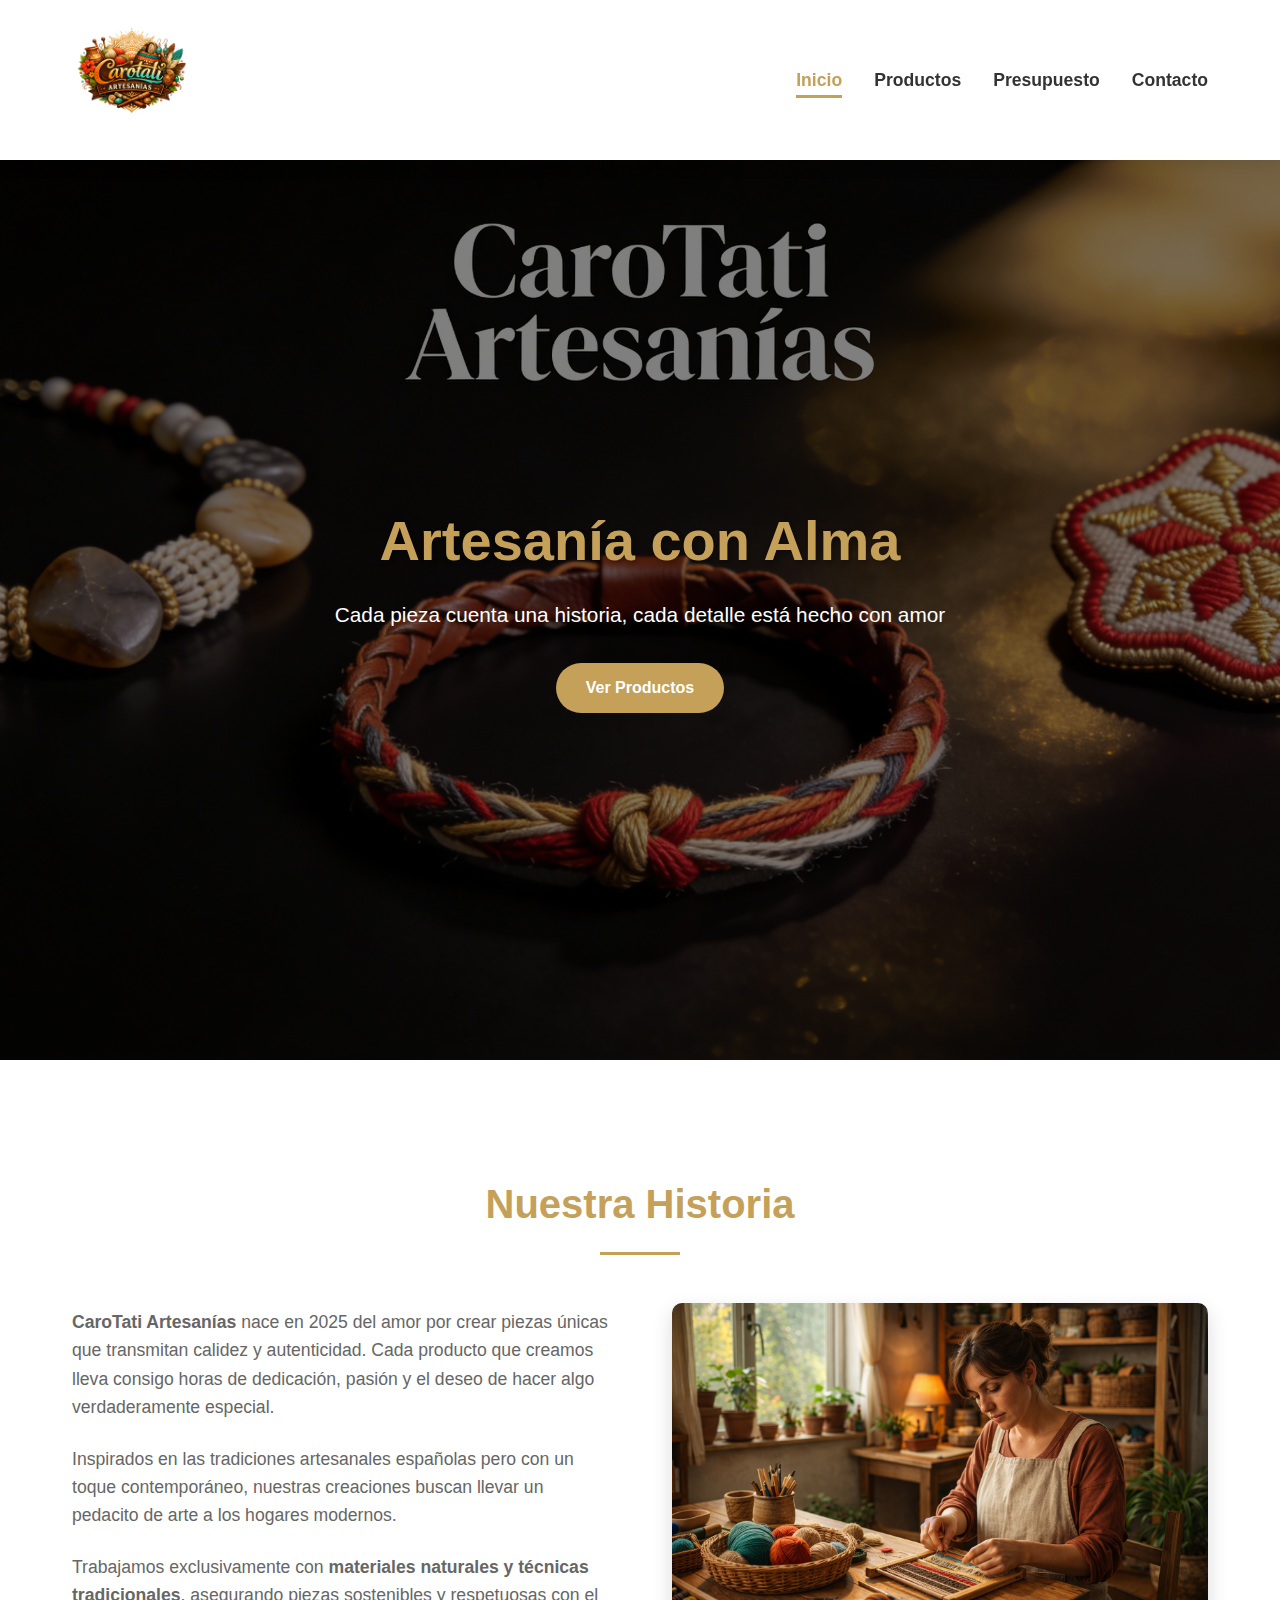
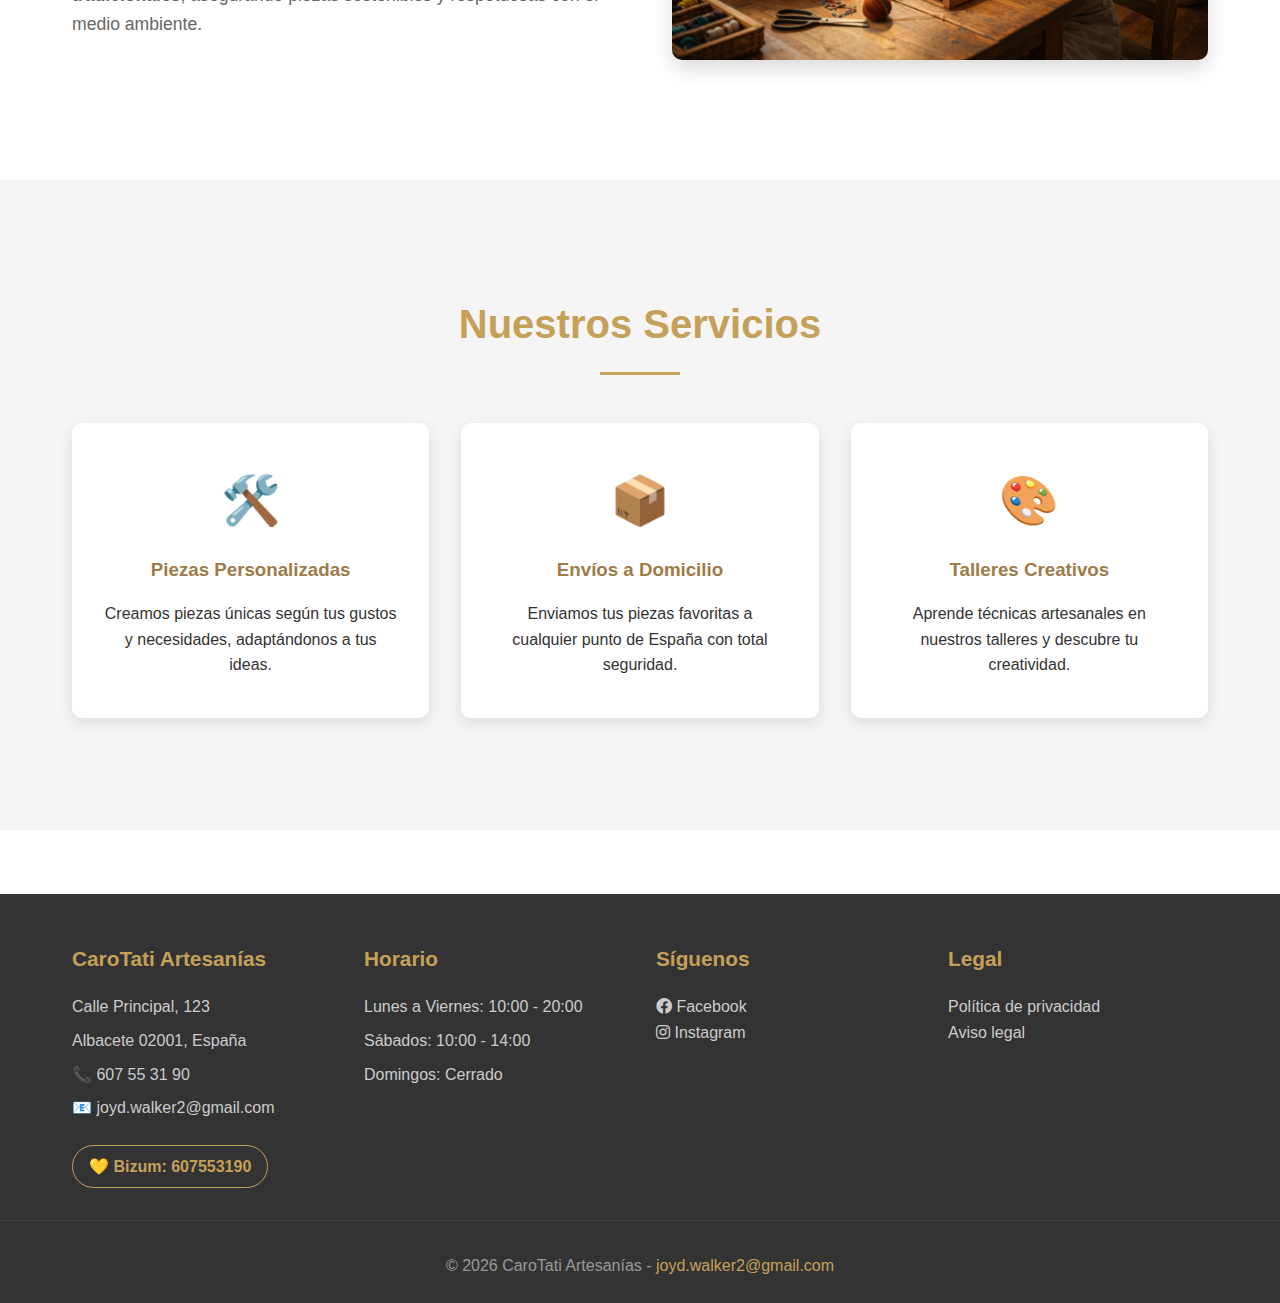
<file: index.html>
<!DOCTYPE html>
<html lang="es">
<head>
    <!-- METADATOS BÁSICOS -->
    <meta charset="UTF-8">
    <meta name="viewport" content="width=device-width, initial-scale=1.0">
    <meta name="description" content="CaroTati Artesanías - Piezas únicas hechas a mano con amor y tradición">
    
    <!-- TÍTULO DE LA PÁGINA -->
    <title>CaroTati Artesanías - Inicio</title>
    
    <!-- HOJA DE ESTILOS -->
    <link rel="stylesheet" href="css/style.css">
    
    <!-- FONT AWESOME PARA ICONOS -->
    <link rel="stylesheet" href="https://cdnjs.cloudflare.com/ajax/libs/font-awesome/6.0.0/css/all.min.css">
</head>
<body>
    <!-- ===== CABECERA PRINCIPAL DEL SITIO ===== -->
    <header>
        <div class="header-container">
            
            <!-- Logotipo de la marca que enlaza a la página de inicio -->
            <div class="logo">
                <a href="index.html">
                    <img src="images/logo.png"
                         alt="CaroTati - Artesanías con Alma"
                         title="CaroTati">
                </a>
            </div>

            <!-- Menú de navegación principal del sitio -->
            <nav>
                <ul class="nav-menu">
                    <li><a href="index.html" class="active">Inicio</a></li>
                    <li><a href="views/products.html">Productos</a></li>
                    <li><a href="views/presupuesto.html">Presupuesto</a></li>
                    <li><a href="views/contacto.html">Contacto</a></li>
                </ul>
            </nav>
            
        </div>
    </header>

    <!-- ===== CONTENIDO PRINCIPAL DE LA PÁGINA ===== -->
    <main>
        <!-- SECCIÓN 1: HERO PRINCIPAL -->
        <section class="hero">
            <div class="hero-content">
                <h2>Artesanía con Alma</h2>
                <p>Cada pieza cuenta una historia, cada detalle está hecho con amor</p>
                <a href="views/products.html" class="btn">Ver Productos</a>
            </div>
        </section>

        <!-- SECCIÓN 2: SOBRE NOSOTROS -->
        <section class="about">
            <div class="container">
                <h2 class="section-title">Nuestra Historia</h2>
                <div class="about-content">
                    
                    <!-- Texto descriptivo sobre la empresa -->
                    <div class="about-text">
                        <p><strong>CaroTati Artesanías</strong> nace en 2025 del amor por crear piezas únicas que transmitan calidez y autenticidad. Cada producto que creamos lleva consigo horas de dedicación, pasión y el deseo de hacer algo verdaderamente especial.</p>
                        <p>Inspirados en las tradiciones artesanales españolas pero con un toque contemporáneo, nuestras creaciones buscan llevar un pedacito de arte a los hogares modernos.</p>
                        <p>Trabajamos exclusivamente con <strong>materiales naturales y técnicas tradicionales</strong>, asegurando piezas sostenibles y respetuosas con el medio ambiente.</p>
                    </div>

                    <!-- Imagen del taller o espacio de trabajo -->
                    <div class="about-image">
                        <img src="images/taller.png" alt="Nuestro taller artesanal">
                    </div>

                </div>
            </div>
        </section>

        <!-- SECCIÓN 3: SERVICIOS -->
        <section class="services">
            <div class="container">
                <h2 class="section-title">Nuestros Servicios</h2>
                
                <div class="services-grid">
                    <!-- Tarjeta de servicio 1 -->
                    <div class="service-card">
                        <div class="service-icon">🛠️</div>
                        <h3>Piezas Personalizadas</h3>
                        <p>Creamos piezas únicas según tus gustos y necesidades, adaptándonos a tus ideas.</p>
                    </div>

                    <!-- Tarjeta de servicio 2 -->
                    <div class="service-card">
                        <div class="service-icon">📦</div>
                        <h3>Envíos a Domicilio</h3>
                        <p>Enviamos tus piezas favoritas a cualquier punto de España con total seguridad.</p>
                    </div>

                    <!-- Tarjeta de servicio 3 -->
                    <div class="service-card">
                        <div class="service-icon">🎨</div>
                        <h3>Talleres Creativos</h3>
                        <p>Aprende técnicas artesanales en nuestros talleres y descubre tu creatividad.</p>
                    </div>
                </div>
            </div>
        </section>
    </main>

    <!-- ===== PIE DE PÁGINA ===== -->
    <footer>
        <div class="footer-container">
            
            <!-- Columna 1: Datos de contacto -->
            <div class="footer-section">
                <h3>CaroTati Artesanías</h3>
                <p>Calle Principal, 123</p>
                <p>Albacete 02001, España</p>
                <p>📞 <a href="tel:+34607553190">607 55 31 90</a></p>
                <p>📧 <a href="mailto:joyd.walker2@gmail.com">joyd.walker2@gmail.com</a></p>
                <div class="footer-bizum">💛 Bizum: 607553190</div>
            </div>
            
            <!-- Columna 2: Horario -->
            <div class="footer-section">
                <h3>Horario</h3>
                <p>Lunes a Viernes: 10:00 - 20:00</p>
                <p>Sábados: 10:00 - 14:00</p>
                <p>Domingos: Cerrado</p>
            </div>
            
            <!-- Columna 3: Redes Sociales -->
            <div class="footer-section">
                <h3>Síguenos</h3>
                <div class="footer-links">
                    <a href="https://www.facebook.com/profile.php?id=61556319550310" target="_blank">
                        <i class="fab fa-facebook"></i> Facebook
                    </a><br>
                    <a href="https://www.instagram.com/joyd_walker/" target="_blank">
                        <i class="fab fa-instagram"></i> Instagram
                    </a>
                </div>
            </div>

            <!-- Columna 4: Legal *En esta parte redirecciona a "Contacto" para ver las politicas-->
            <div class="footer-section">
                <h3>Legal</h3>
                <ul class="footer-links">
                    <li><a href="views/contacto.html">Política de privacidad</a></li>
                    <li><a href="views/contacto.html">Aviso legal</a></li>
                </ul>
            </div>
        </div>
        
        <!-- Copyright -->
        <div class="copyright">
            <p>&copy; 2026 CaroTati Artesanías - 
                <a href="mailto:joyd.walker2@gmail.com">joyd.walker2@gmail.com</a>
            </p>
        </div>
    </footer>

    <script>
        // Marcar el enlace activo en el menú
        document.addEventListener('DOMContentLoaded', function() {
            // Ya tenemos class="active" en Inicio
        });
    </script>
</body>
</html>
</file>
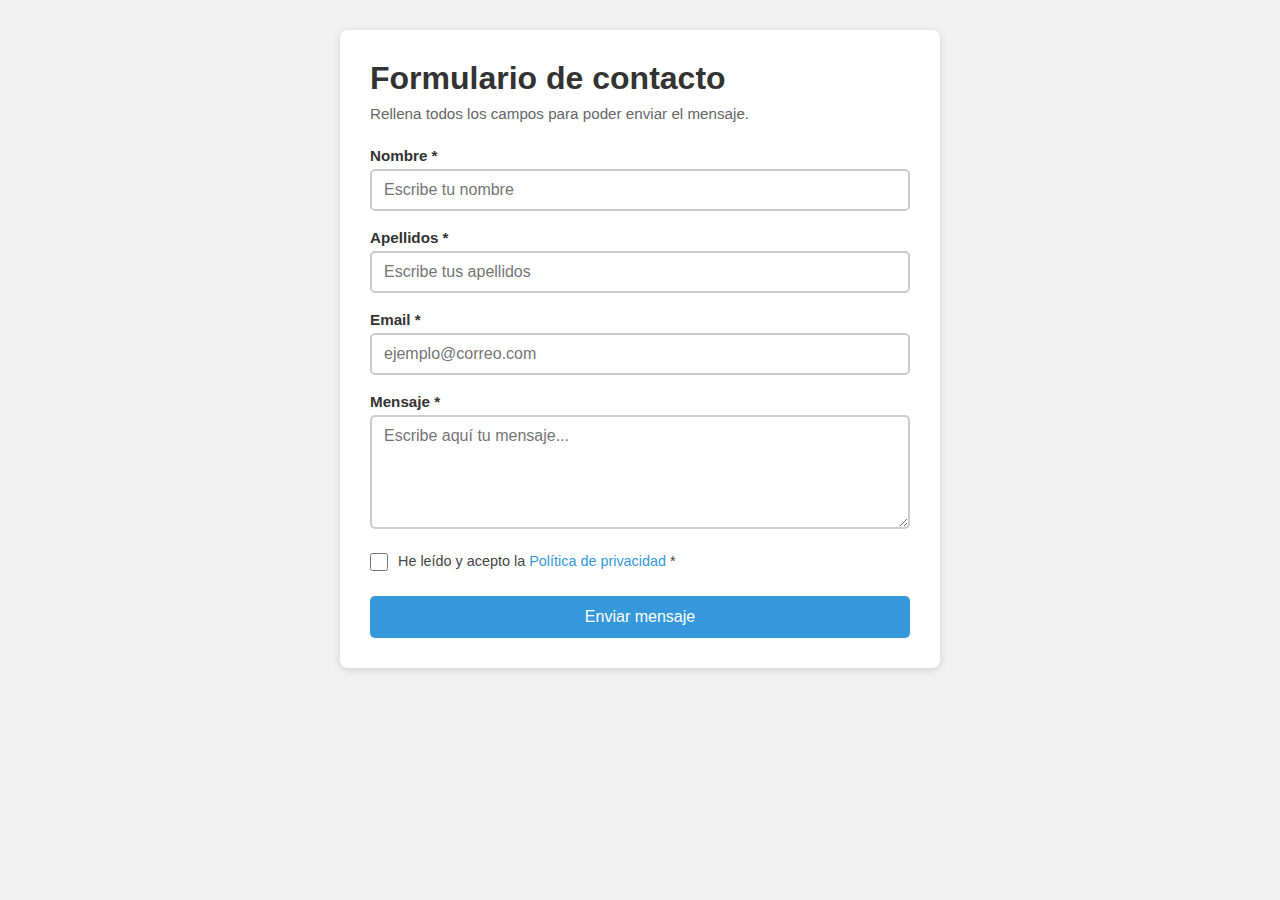
<file: formulario.html>
<!DOCTYPE html>
<html lang="es">
<head>
    <meta charset="UTF-8">
    <meta name="viewport" content="width=device-width, initial-scale=1.0">
    <title>Formulario de contacto</title>
    <link rel="stylesheet" href="formulario.css">
</head>
<body>

    <div class="contenedor">

        <h1>Formulario de contacto</h1>
        <p>Rellena todos los campos para poder enviar el mensaje.</p>

        <form action="#" method="post">

            <!-- Nombre -->
            <div class="campo">
                <label for="nombre">Nombre *</label>
                <input type="text" id="nombre" name="nombre" placeholder="Escribe tu nombre" required>
            </div>

            <!-- Apellidos -->
            <div class="campo">
                <label for="apellidos">Apellidos *</label>
                <input type="text" id="apellidos" name="apellidos" placeholder="Escribe tus apellidos" required>
            </div>

            <!-- Email -->
            <div class="campo">
                <label for="email">Email *</label>
                <input type="email" id="email" name="email" placeholder="ejemplo@correo.com" required>
            </div>

            <!-- Mensaje -->
            <div class="campo">
                <label for="mensaje">Mensaje *</label>
                <textarea id="mensaje" name="mensaje" rows="5" placeholder="Escribe aquí tu mensaje..." required></textarea>
            </div>

            <!-- Checkbox privacidad -->
            <div class="campo-checkbox">
                <input type="checkbox" id="privacidad" name="privacidad" required>
                <label for="privacidad">
                    He leído y acepto la <a href="#">Política de privacidad</a> *
                </label>
            </div>

            <button type="submit">Enviar mensaje</button>

        </form>

    </div>

</body>
</html>
</file>
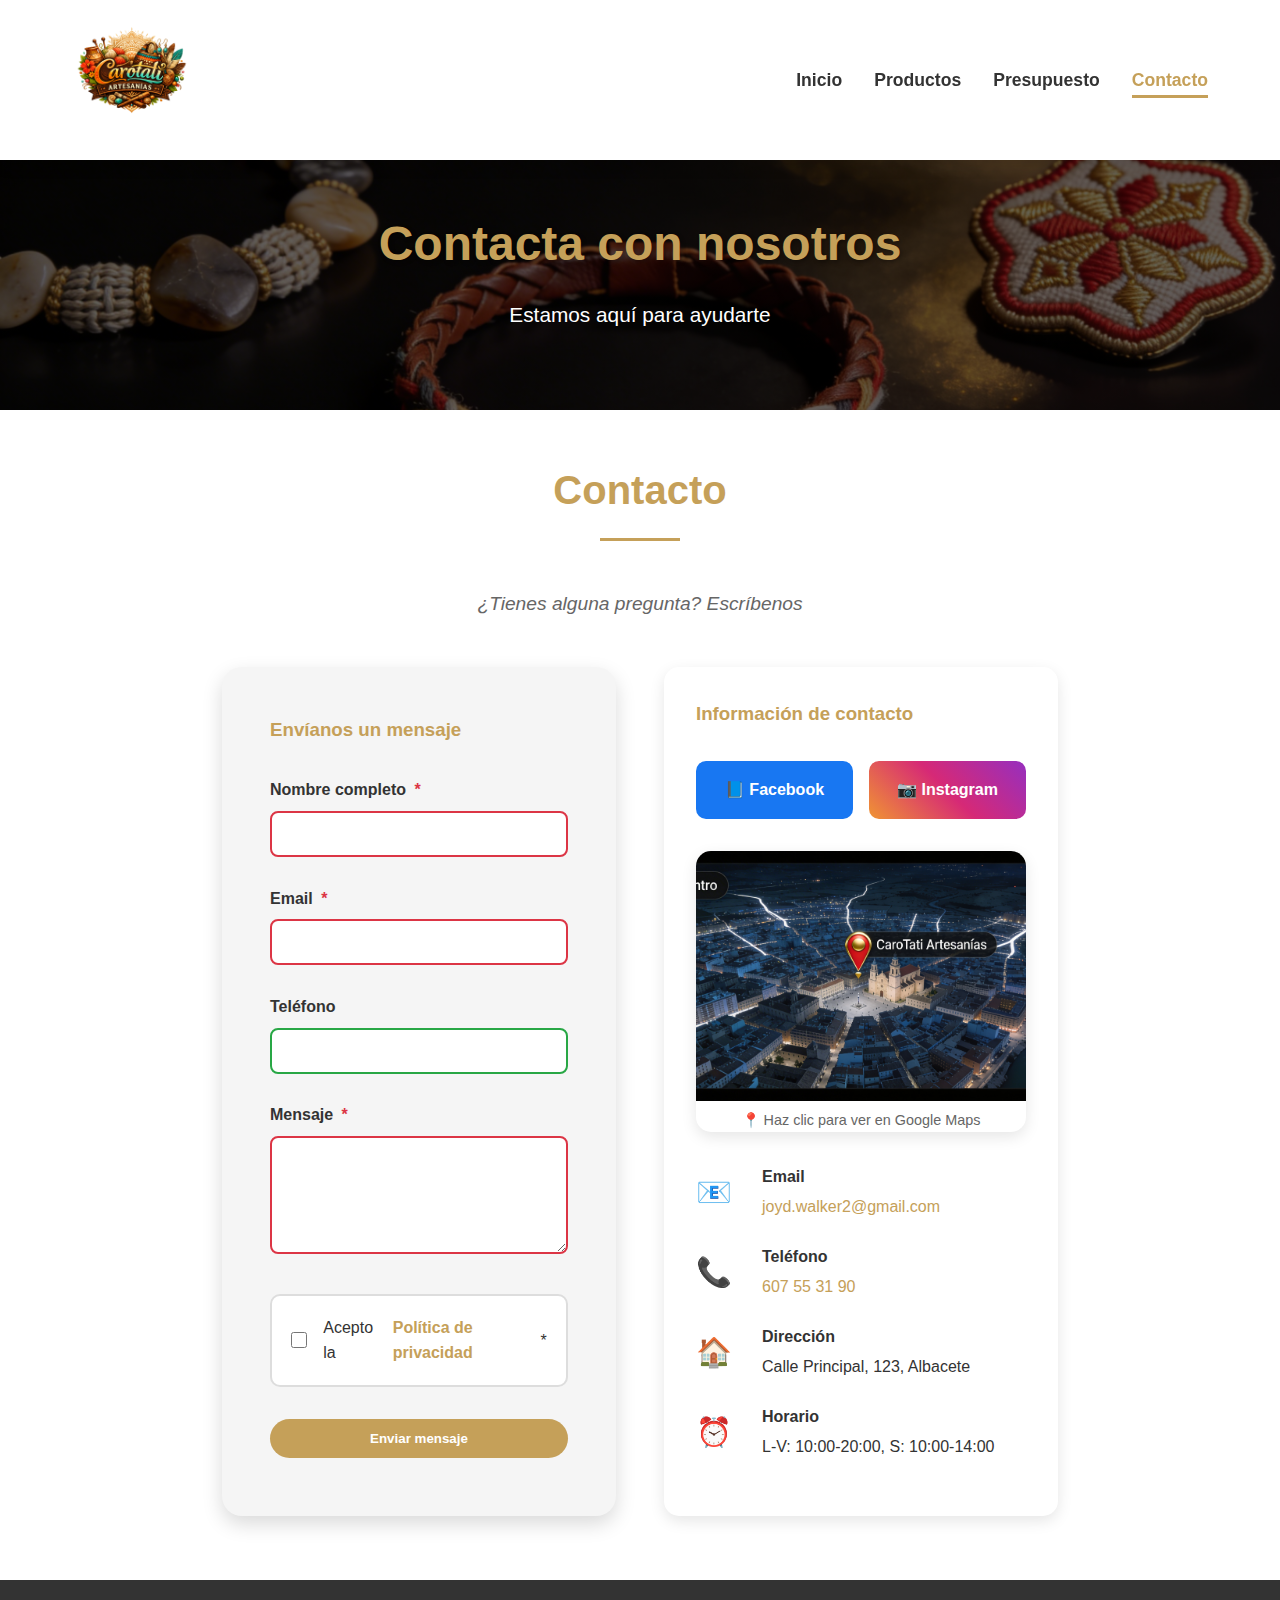
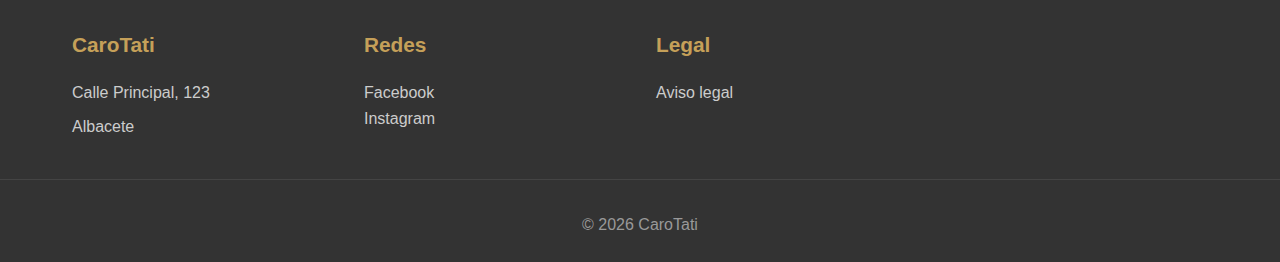
<file: views/contacto.html>
<!DOCTYPE html>
<html lang="es">
<head>
    <meta charset="UTF-8">
    <meta name="viewport" content="width=device-width, initial-scale=1.0">
    <meta name="description" content="Contacta con CaroTati">
    <title>CaroTati - Contacto</title>
    <link rel="stylesheet" href="../css/style.css">
    <link rel="stylesheet" href="https://cdnjs.cloudflare.com/ajax/libs/font-awesome/6.0.0/css/all.min.css">
</head>
<body>
    <header>
        <div class="header-container">
            <div class="logo">
                <a href="../index.html">
                    <img src="../images/logo.png" alt="CaroTati">
                </a>
            </div>
            <nav>
                <ul class="nav-menu">
                    <li><a href="../index.html">Inicio</a></li>
                    <li><a href="products.html">Productos</a></li>
                    <li><a href="presupuesto.html">Presupuesto</a></li>
                    <li><a href="contacto.html" class="active">Contacto</a></li>
                </ul>
            </nav>
        </div>
    </header>

    <main>
        <section class="hero-small">
            <div>
                <h1>Contacta con nosotros</h1>
                <p>Estamos aquí para ayudarte</p>
            </div>
        </section>

        <section class="contact-section">
            <h2 class="section-title">Contacto</h2>
            <p class="section-subtitle">¿Tienes alguna pregunta? Escríbenos</p>
            
            <div class="contact-container">
                <!-- FORMULARIO -->
                <div class="contact-form">
                    <h3 style="color: var(--dorado); margin-bottom: 2rem;">Envíanos un mensaje</h3>
                    
                    <form id="contactForm" onsubmit="return validateContact()">
                        <div class="form-group">
                            <label for="name">Nombre completo <span class="required">*</span></label>
                            <input type="text" id="name" required>
                        </div>
                        
                        <div class="form-group">
                            <label for="email">Email <span class="required">*</span></label>
                            <input type="email" id="email" required>
                        </div>
                        
                        <div class="form-group">
                            <label for="phone">Teléfono</label>
                            <input type="tel" id="phone">
                        </div>
                        
                        <div class="form-group">
                            <label for="message">Mensaje <span class="required">*</span></label>
                            <textarea id="message" rows="5" required></textarea>
                        </div>
                        
                        <div class="privacy-group">
                            <label>
                                <input type="checkbox" id="privacy" required>
                                Acepto la <a href="#" class="privacy-link" onclick="showPrivacy(event)">Política de privacidad</a> *
                            </label>
                        </div>
                        
                        <button type="submit" class="btn" style="width: 100%;">Enviar mensaje</button>
                    </form>
                </div>
                
                <!-- INFORMACIÓN Y MAPA -->
                <div class="contact-info">
                    <h3 style="color: var(--dorado); margin-bottom: 2rem;">Información de contacto</h3>
                    
                    <div class="social-links">
                        <a href="https://www.facebook.com/profile.php?id=61556319550310" target="_blank" class="social-link facebook">
                            📘 Facebook
                        </a>
                        <a href="https://www.instagram.com/joyd_walker/" target="_blank" class="social-link instagram">
                            📷 Instagram
                        </a>
                    </div>
                    
                    <div class="map-container">
                        <a href="https://www.google.com/maps" target="_blank">
                            <img src="../images/localizacion.jpg" alt="Mapa ubicación">
                        </a>
                        <p class="map-caption">📍 Haz clic para ver en Google Maps</p>
                    </div>
                    
                    <div class="info-item">
                        <span class="info-icon">📧</span>
                        <div class="info-text">
                            <strong>Email</strong>
                            <a href="mailto:joyd.walker2@gmail.com">joyd.walker2@gmail.com</a>
                        </div>
                    </div>
                    
                    <div class="info-item">
                        <span class="info-icon">📞</span>
                        <div class="info-text">
                            <strong>Teléfono</strong>
                            <a href="tel:+34607553190">607 55 31 90</a>
                        </div>
                    </div>
                    
                    <div class="info-item">
                        <span class="info-icon">🏠</span>
                        <div class="info-text">
                            <strong>Dirección</strong>
                            Calle Principal, 123, Albacete
                        </div>
                    </div>
                    
                    <div class="info-item">
                        <span class="info-icon">⏰</span>
                        <div class="info-text">
                            <strong>Horario</strong>
                            L-V: 10:00-20:00, S: 10:00-14:00
                        </div>
                    </div>
                </div>
            </div>
        </section>
    </main>

    <footer>
        <div class="footer-container">
            <div class="footer-section">
                <h3>CaroTati</h3>
                <p>Calle Principal, 123</p>
                <p>Albacete</p>
            </div>
            <div class="footer-section">
                <h3>Redes</h3>
                <a href="https://www.facebook.com/profile.php?id=61556319550310" target="_blank">Facebook</a><br>
                <a href="https://www.instagram.com/joyd_walker/" target="_blank">Instagram</a>
            </div>
            <div class="footer-section">
                <h3>Legal</h3>
                <ul class="footer-links">
                    <li><a href="#">Aviso legal</a></li>
                </ul>
            </div>
        </div>
        <div class="copyright">
            <p>&copy; 2026 CaroTati</p>
        </div>
    </footer>

    <script>
        function showPrivacy(e) {
            e.preventDefault();
            alert("Política de privacidad: CaroTati Artesanías trata tus datos personales (nombre, email, teléfono) para gestionar tus consultas, elaborar presupuestos y tramitar pedidos. La base legal es tu consentimiento marcando esta casilla. No cederemos tus datos a terceros salvo obligación legal. Puedes ejercer tus derechos de acceso, rectificación, supresión y otros contactando en joyd.walker2@gmail.com o llamando al 607 553 190. Conservaremos tus datos durante el tiempo necesario para atender tu solicitud o mientras dure la relación comercial. Al marcar esta casilla confirmas que has leído y aceptas nuestra Política de Privacidad completa..");
        }
        
        function validateContact() {
            const name = document.getElementById('name').value.trim();
            const email = document.getElementById('email').value.trim();
            const message = document.getElementById('message').value.trim();
            const privacy = document.getElementById('privacy').checked;
            
            if (!name || !email || !message) {
                alert('❌ Complete los campos obligatorios');
                return false;
            }
            
            if (!email.includes('@') || !email.includes('.')) {
                alert('❌ Email no válido');
                return false;
            }
            
            if (!privacy) {
                alert('❌ Acepte la política de privacidad');
                return false;
            }
            
            alert('✅ Mensaje enviado. Gracias por contactarnos.');
            return false;
        }
    </script>
</body>
</html>
</file>
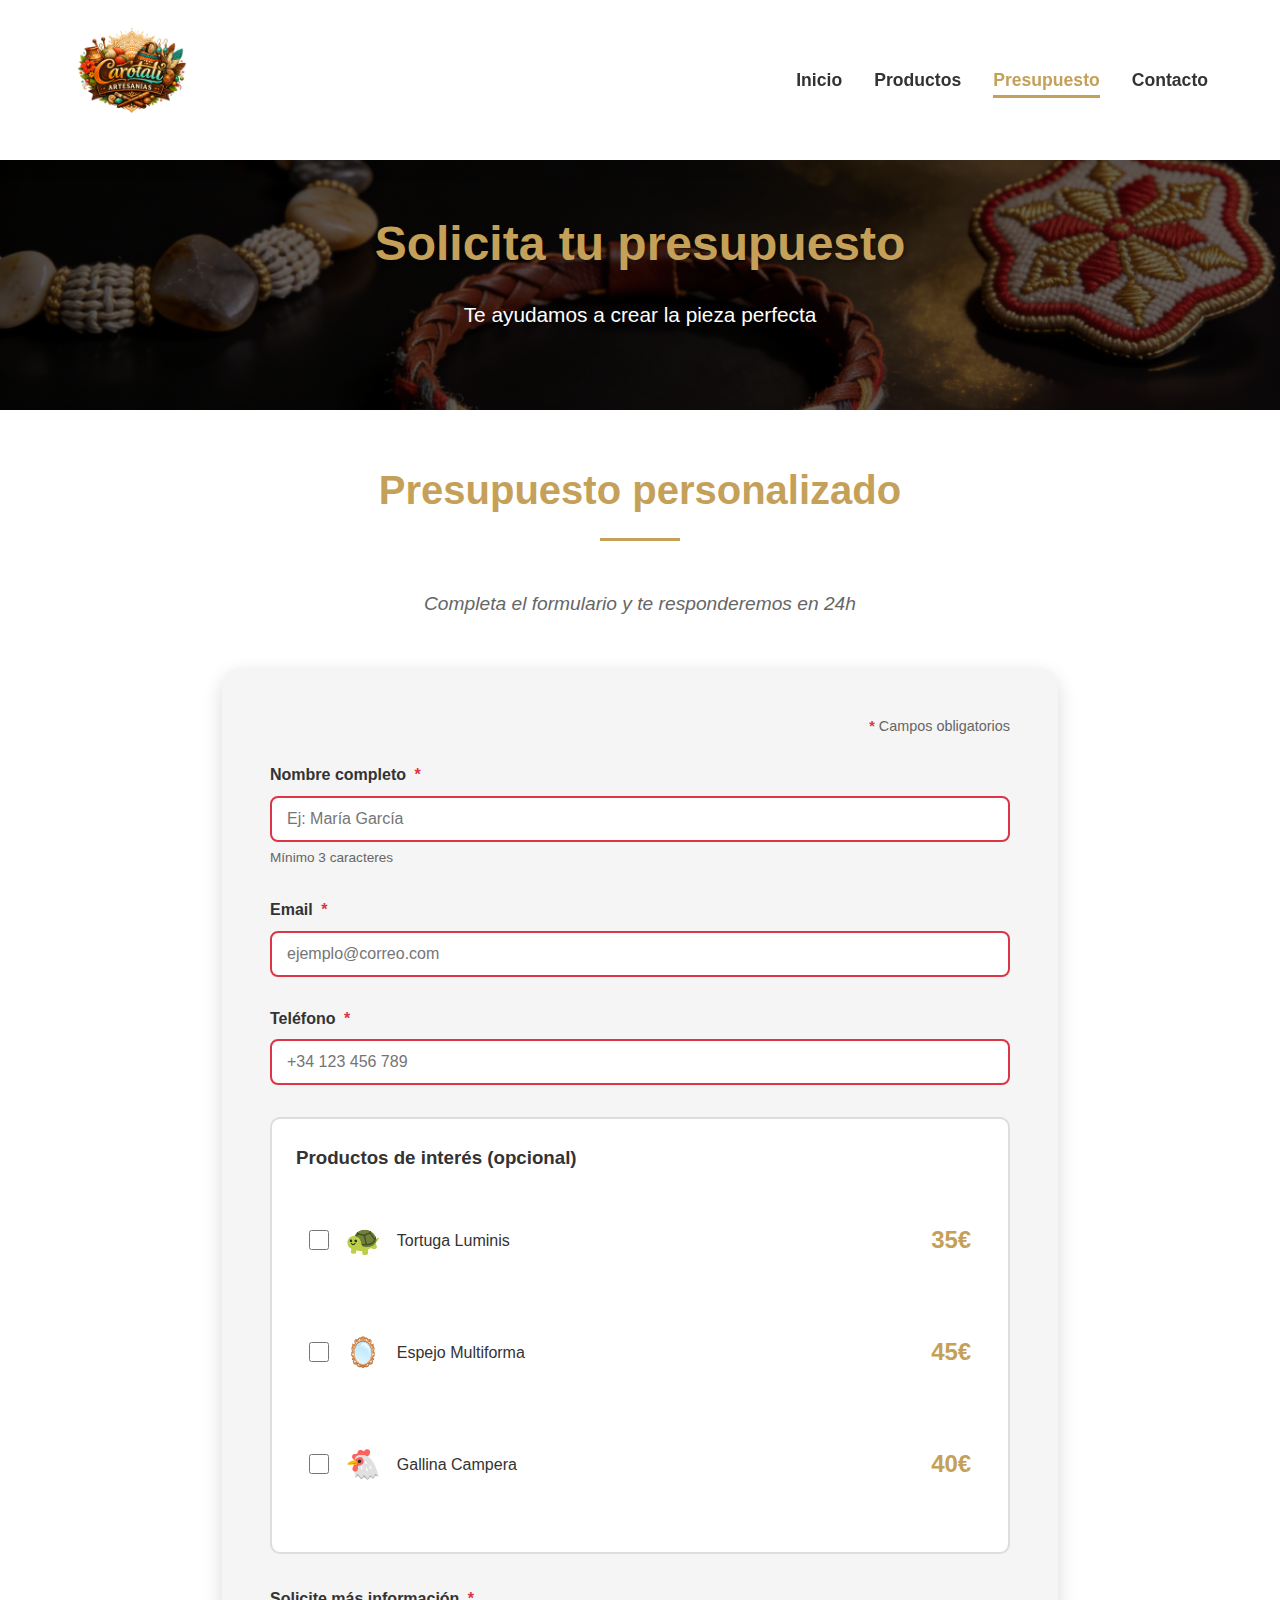
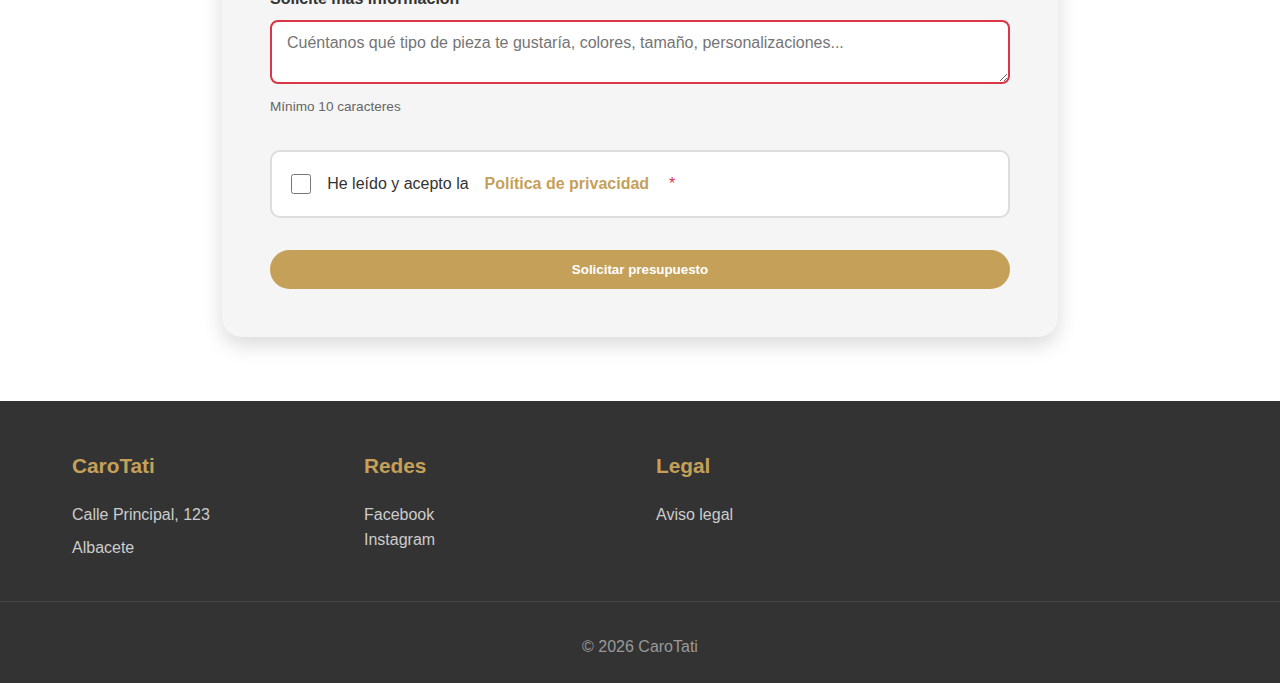
<file: views/presupuesto.html>
<!DOCTYPE html>
<html lang="es">
<head>
    <meta charset="UTF-8">
    <meta name="viewport" content="width=device-width, initial-scale=1.0">
    <meta name="description" content="Solicita presupuesto personalizado">
    <title>CaroTati - Presupuesto</title>
    <link rel="stylesheet" href="../css/style.css">
</head>
<body>
    <header>
        <div class="header-container">
            <div class="logo">
                <a href="../index.html">
                    <img src="../images/logo.png" alt="CaroTati">
                </a>
            </div>
            <nav>
                <ul class="nav-menu">
                    <li><a href="../index.html">Inicio</a></li>
                    <li><a href="products.html">Productos</a></li>
                    <li><a href="presupuesto.html" class="active">Presupuesto</a></li>
                    <li><a href="contacto.html">Contacto</a></li>
                </ul>
            </nav>
        </div>
    </header>

    <main>
        <section class="hero-small">
            <div>
                <h1>Solicita tu presupuesto</h1>
                <p>Te ayudamos a crear la pieza perfecta</p>
            </div>
        </section>

        <section class="budget-section">
            <h2 class="section-title">Presupuesto personalizado</h2>
            <p class="section-subtitle">Completa el formulario y te responderemos en 24h</p>
            
            <div class="budget-form">
                <div class="required-note">
                    <span>*</span> Campos obligatorios
                </div>
                
                <form id="budgetForm" onsubmit="return validateForm()">
                    <!-- NOMBRE -->
                    <div class="form-group">
                        <label for="name">Nombre completo <span class="required">*</span></label>
                        <input type="text" id="name" name="name" 
                               placeholder="Ej: María García"
                               pattern="[A-Za-zÁáÉéÍíÓóÚúÑñ\s]{3,50}"
                               required>
                        <div class="validation-message">Mínimo 3 caracteres</div>
                    </div>
                    
                    <!-- EMAIL -->
                    <div class="form-group">
                        <label for="email">Email <span class="required">*</span></label>
                        <input type="email" id="email" name="email" 
                               placeholder="ejemplo@correo.com" required>
                    </div>
                    
                    <!-- TELÉFONO -->
                    <div class="form-group">
                        <label for="phone">Teléfono <span class="required">*</span></label>
                        <input type="tel" id="phone" name="phone" 
                               placeholder="+34 123 456 789"
                               pattern="[0-9+\s]{9,15}" required>
                    </div>
                    
                    <!-- PRODUCTOS DE INTERÉS -->
                    <div class="products-group">
                        <h3>Productos de interés (opcional)</h3>
                        
                        <div class="product-checkbox">
                            <input type="checkbox" id="prod1" name="product1">
                            <label for="prod1">
                                <span class="product-emoji">🐢</span>
                                Tortuga Luminis
                                <span class="product-price">35€</span>
                            </label>
                        </div>
                        
                        <div class="product-checkbox">
                            <input type="checkbox" id="prod2" name="product2">
                            <label for="prod2">
                                <span class="product-emoji">🪞</span>
                                Espejo Multiforma
                                <span class="product-price">45€</span>
                            </label>
                        </div>
                        
                        <div class="product-checkbox">
                            <input type="checkbox" id="prod3" name="product3">
                            <label for="prod3">
                                <span class="product-emoji">🐔</span>
                                Gallina Campera
                                <span class="product-price">40€</span>
                            </label>
                        </div>
                    </div>
                    
                    <!-- INFORMACIÓN ADICIONAL (TEXTAREA) -->
                    <div class="form-group">
                        <label for="info">Solicite más información <span class="required">*</span></label>
                        <textarea id="info" name="info" 
                                  placeholder="Cuéntanos qué tipo de pieza te gustaría, colores, tamaño, personalizaciones..."
                                  minlength="10"
                                  maxlength="500"
                                  required></textarea>
                        <div class="validation-message">Mínimo 10 caracteres</div>
                    </div>
                    
                    <!-- CHECKBOX PRIVACIDAD -->
                    <div class="privacy-group">
                        <label>
                            <input type="checkbox" id="privacy" required>
                            He leído y acepto la 
                            <a href="#" class="privacy-link" onclick="showPrivacy(event)">Política de privacidad</a>
                            <span class="required">*</span>
                        </label>
                    </div>
                    
                    <button type="submit" class="btn" style="width: 100%;">Solicitar presupuesto</button>
                </form>
            </div>
        </section>
    </main>

    <footer>
        <div class="footer-container">
            <div class="footer-section">
                <h3>CaroTati</h3>
                <p>Calle Principal, 123</p>
                <p>Albacete</p>
            </div>
            <div class="footer-section">
                <h3>Redes</h3>
                <a href="https://www.facebook.com/profile.php?id=61556319550310" target="_blank">Facebook</a><br>
                <a href="https://www.instagram.com/joyd_walker/" target="_blank">Instagram</a>
            </div>
            <div class="footer-section">
                <h3>Legal</h3>
                <ul class="footer-links">
                    <li><a href="contacto.html">Aviso legal</a></li>
                </ul>
            </div>
        </div>
        <div class="copyright">
            <p>&copy; 2026 CaroTati</p>
        </div>
    </footer>

    <script>
        function showPrivacy(e) {
            e.preventDefault();
            alert("Política de privacidad: Sus datos serán tratados con confidencialidad.");
        }
        
        function validateForm() {
            const name = document.getElementById('name').value.trim();
            const email = document.getElementById('email').value.trim();
            const phone = document.getElementById('phone').value.trim();
            const info = document.getElementById('info').value.trim();
            const privacy = document.getElementById('privacy').checked;
            
            if (!name || !email || !phone || !info) {
                alert('❌ Complete todos los campos obligatorios');
                return false;
            }
            
            if (!email.includes('@') || !email.includes('.')) {
                alert('❌ Email no válido');
                return false;
            }
            
            if (phone.replace(/[^0-9]/g, '').length < 9) {
                alert('❌ Teléfono debe tener al menos 9 dígitos');
                return false;
            }
            
            if (info.length < 10) {
                alert('❌ La información debe tener al menos 10 caracteres');
                return false;
            }
            
            if (!privacy) {
                alert('❌ Debe aceptar la política de privacidad');
                return false;
            }
            
            // Productos seleccionados
            const selected = [];
            if (document.getElementById('prod1').checked) selected.push('Tortuga');
            if (document.getElementById('prod2').checked) selected.push('Espejo');
            if (document.getElementById('prod3').checked) selected.push('Gallina');
            
            alert('✅ Solicitud enviada. Te contactaremos en 24-48h.');
            return false; // Previene envío real
        }
        
        // Precargar producto desde URL
        document.addEventListener('DOMContentLoaded', function() {
            const params = new URLSearchParams(window.location.search);
            const prod = params.get('producto');
            if (prod) {
                const cb = document.getElementById(`prod${prod}`);
                if (cb) cb.checked = true;
            }
        });
    </script>
</body>
</html>
</file>
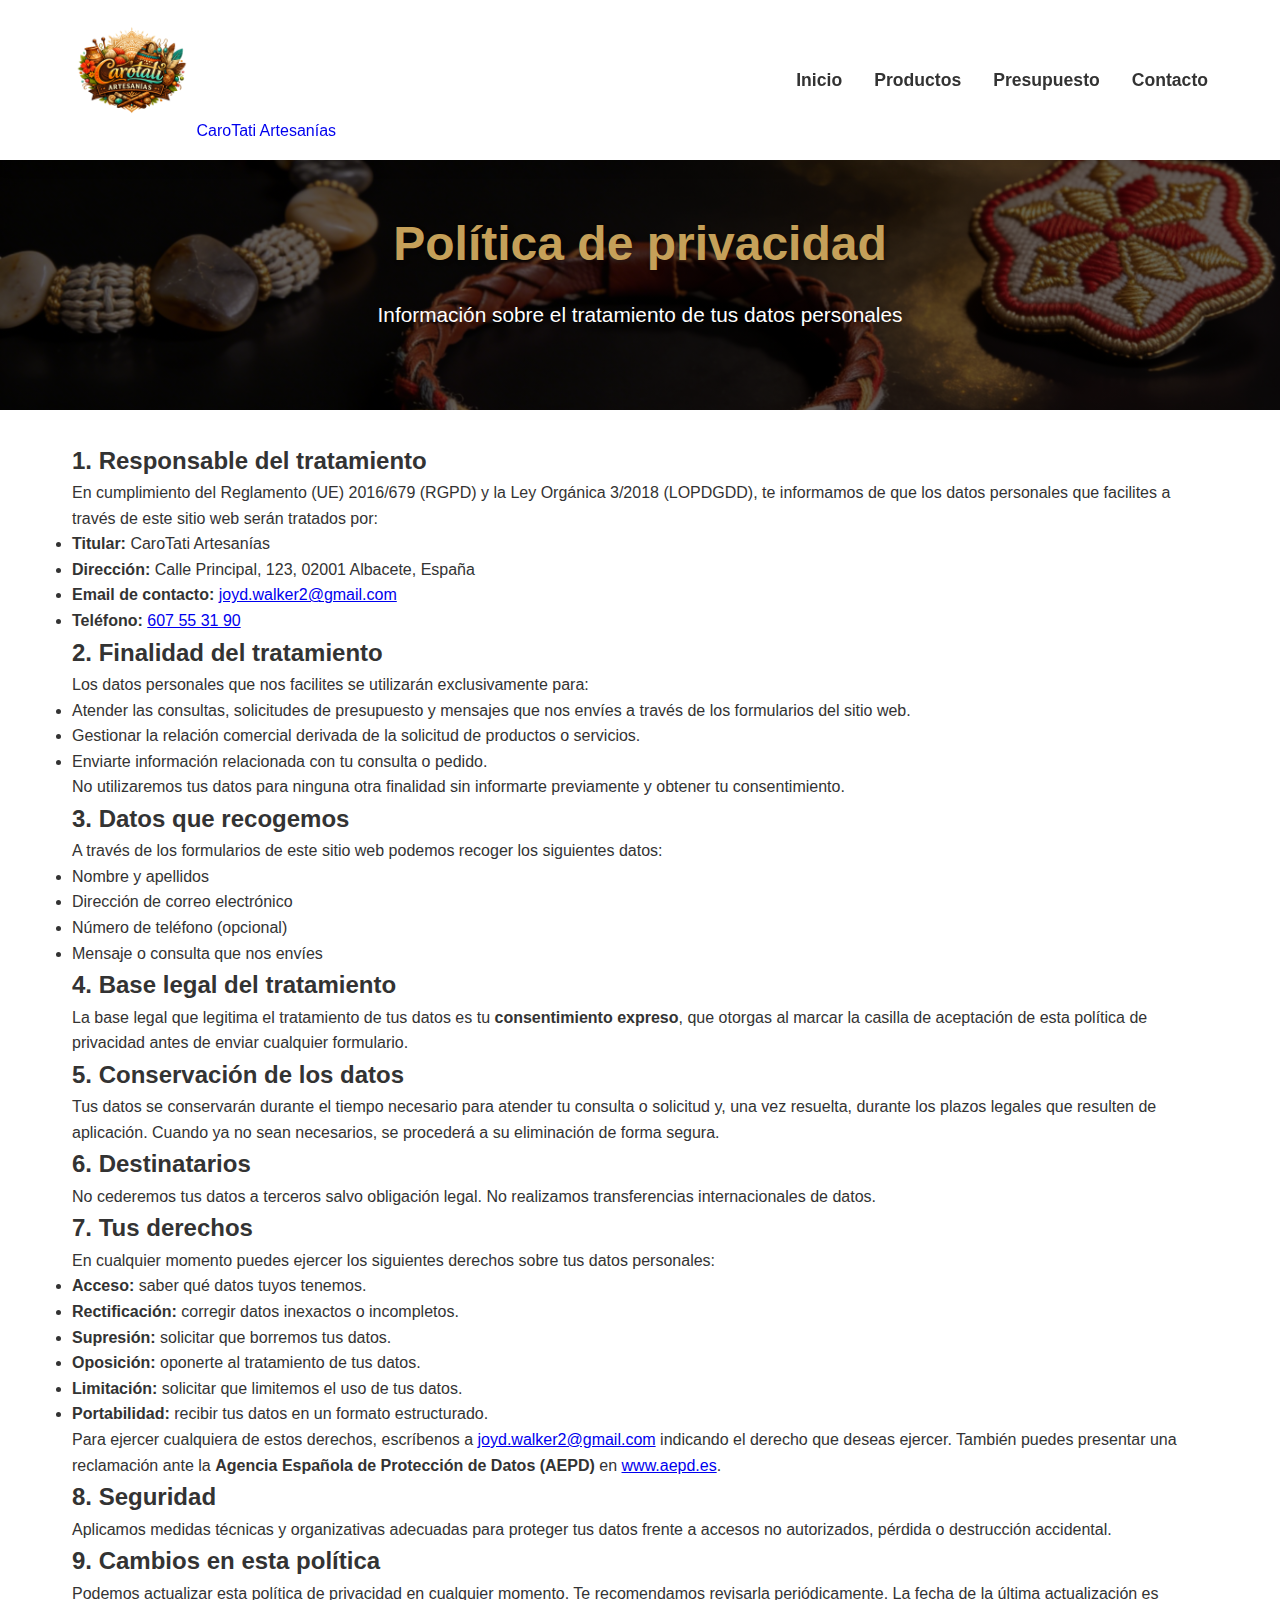
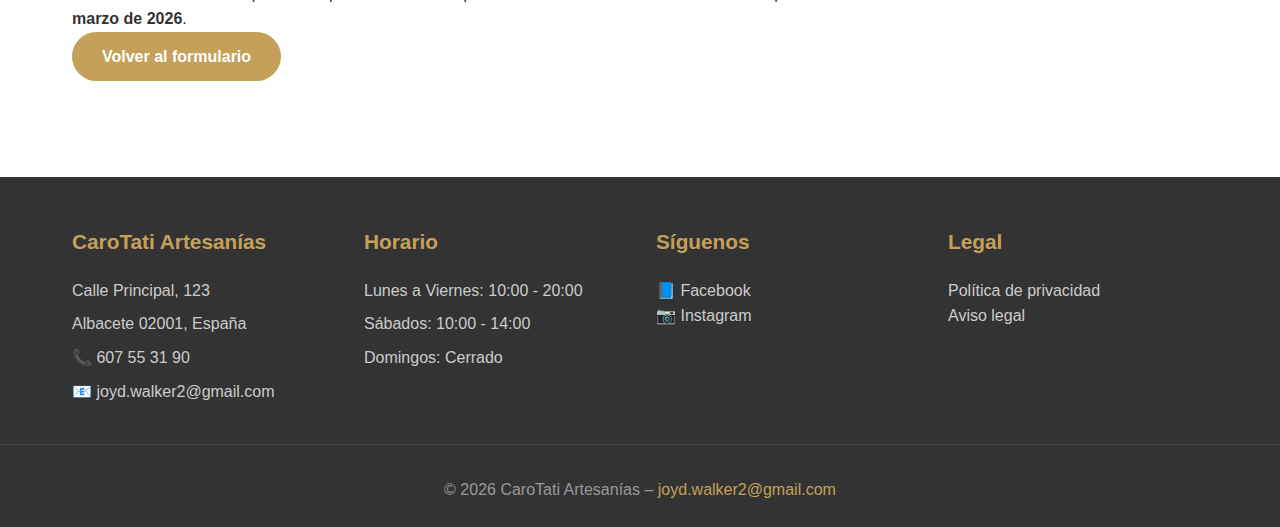
<file: views/privacidad.html>
<!DOCTYPE html>
<html lang="es">
<head>
    <meta charset="UTF-8">
    <meta name="viewport" content="width=device-width, initial-scale=1.0">
    <meta name="description" content="Política de privacidad de CaroTati Artesanías">
    <title>CaroTati Artesanías - Política de privacidad</title>
    <link rel="stylesheet" href="../css/style.css">
</head>
<body>

    <header>
        <div class="header-container">
            <div class="logo">
                <a href="../index.html">
                    <img src="../images/logo.png" alt="CaroTati - Artesanías con Alma" title="CaroTati">
                    <span class="logo-text">CaroTati Artesanías</span>
                </a>
            </div>
            <nav aria-label="Navegación principal">
                <ul class="nav-menu">
                    <li><a href="../index.html">Inicio</a></li>
                    <li><a href="products.html">Productos</a></li>
                    <li><a href="presupuesto.html">Presupuesto</a></li>
                    <li><a href="contacto.html">Contacto</a></li>
                </ul>
            </nav>
        </div>
    </header>

    <main>
        <section class="hero-small">
            <div>
                <h1>Política de privacidad</h1>
                <p>Información sobre el tratamiento de tus datos personales</p>
            </div>
        </section>

        <section class="privacidad-section">
            <div class="container">

                <h2>1. Responsable del tratamiento</h2>
                <p>En cumplimiento del Reglamento (UE) 2016/679 (RGPD) y la Ley Orgánica 3/2018 (LOPDGDD), te informamos de que los datos personales que facilites a través de este sitio web serán tratados por:</p>
                <ul>
                    <li><strong>Titular:</strong> CaroTati Artesanías</li>
                    <li><strong>Dirección:</strong> Calle Principal, 123, 02001 Albacete, España</li>
                    <li><strong>Email de contacto:</strong> <a href="mailto:joyd.walker2@gmail.com">joyd.walker2@gmail.com</a></li>
                    <li><strong>Teléfono:</strong> <a href="tel:+34607553190">607 55 31 90</a></li>
                </ul>

                <h2>2. Finalidad del tratamiento</h2>
                <p>Los datos personales que nos facilites se utilizarán exclusivamente para:</p>
                <ul>
                    <li>Atender las consultas, solicitudes de presupuesto y mensajes que nos envíes a través de los formularios del sitio web.</li>
                    <li>Gestionar la relación comercial derivada de la solicitud de productos o servicios.</li>
                    <li>Enviarte información relacionada con tu consulta o pedido.</li>
                </ul>
                <p>No utilizaremos tus datos para ninguna otra finalidad sin informarte previamente y obtener tu consentimiento.</p>

                <h2>3. Datos que recogemos</h2>
                <p>A través de los formularios de este sitio web podemos recoger los siguientes datos:</p>
                <ul>
                    <li>Nombre y apellidos</li>
                    <li>Dirección de correo electrónico</li>
                    <li>Número de teléfono (opcional)</li>
                    <li>Mensaje o consulta que nos envíes</li>
                </ul>

                <h2>4. Base legal del tratamiento</h2>
                <p>La base legal que legitima el tratamiento de tus datos es tu <strong>consentimiento expreso</strong>, que otorgas al marcar la casilla de aceptación de esta política de privacidad antes de enviar cualquier formulario.</p>

                <h2>5. Conservación de los datos</h2>
                <p>Tus datos se conservarán durante el tiempo necesario para atender tu consulta o solicitud y, una vez resuelta, durante los plazos legales que resulten de aplicación. Cuando ya no sean necesarios, se procederá a su eliminación de forma segura.</p>

                <h2>6. Destinatarios</h2>
                <p>No cederemos tus datos a terceros salvo obligación legal. No realizamos transferencias internacionales de datos.</p>

                <h2>7. Tus derechos</h2>
                <p>En cualquier momento puedes ejercer los siguientes derechos sobre tus datos personales:</p>
                <ul>
                    <li><strong>Acceso:</strong> saber qué datos tuyos tenemos.</li>
                    <li><strong>Rectificación:</strong> corregir datos inexactos o incompletos.</li>
                    <li><strong>Supresión:</strong> solicitar que borremos tus datos.</li>
                    <li><strong>Oposición:</strong> oponerte al tratamiento de tus datos.</li>
                    <li><strong>Limitación:</strong> solicitar que limitemos el uso de tus datos.</li>
                    <li><strong>Portabilidad:</strong> recibir tus datos en un formato estructurado.</li>
                </ul>
                <p>Para ejercer cualquiera de estos derechos, escríbenos a <a href="mailto:joyd.walker2@gmail.com">joyd.walker2@gmail.com</a> indicando el derecho que deseas ejercer. También puedes presentar una reclamación ante la <strong>Agencia Española de Protección de Datos (AEPD)</strong> en <a href="https://www.aepd.es" target="_blank">www.aepd.es</a>.</p>

                <h2>8. Seguridad</h2>
                <p>Aplicamos medidas técnicas y organizativas adecuadas para proteger tus datos frente a accesos no autorizados, pérdida o destrucción accidental.</p>

                <h2>9. Cambios en esta política</h2>
                <p>Podemos actualizar esta política de privacidad en cualquier momento. Te recomendamos revisarla periódicamente. La fecha de la última actualización es <strong>marzo de 2026</strong>.</p>

                <div class="privacidad-volver">
                    <a href="contacto.html" class="btn">Volver al formulario</a>
                </div>

            </div>
        </section>
    </main>

    <footer>
        <div class="footer-container">
            <div class="footer-section">
                <h3>CaroTati Artesanías</h3>
                <p>Calle Principal, 123</p>
                <p>Albacete 02001, España</p>
                <p>📞 <a href="tel:+34607553190">607 55 31 90</a></p>
                <p>📧 <a href="mailto:joyd.walker2@gmail.com">joyd.walker2@gmail.com</a></p>
            </div>
            <div class="footer-section">
                <h3>Horario</h3>
                <p>Lunes a Viernes: 10:00 - 20:00</p>
                <p>Sábados: 10:00 - 14:00</p>
                <p>Domingos: Cerrado</p>
            </div>
            <div class="footer-section">
                <h3>Síguenos</h3>
                <a href="https://www.facebook.com/profile.php?id=61556319550310" target="_blank">📘 Facebook</a><br>
                <a href="https://www.instagram.com/joyd_walker/" target="_blank">📷 Instagram</a>
            </div>
            <div class="footer-section">
                <h3>Legal</h3>
                <ul class="footer-links">
                    <li><a href="privacidad.html" class="active">Política de privacidad</a></li>
                    <li><a href="privacidad.html">Aviso legal</a></li>
                </ul>
            </div>
        </div>
        <div class="copyright">
            <p>&copy; 2026 CaroTati Artesanías –
                <a href="mailto:joyd.walker2@gmail.com">joyd.walker2@gmail.com</a>
            </p>
        </div>
    </footer>

</body>
</html>
</file>
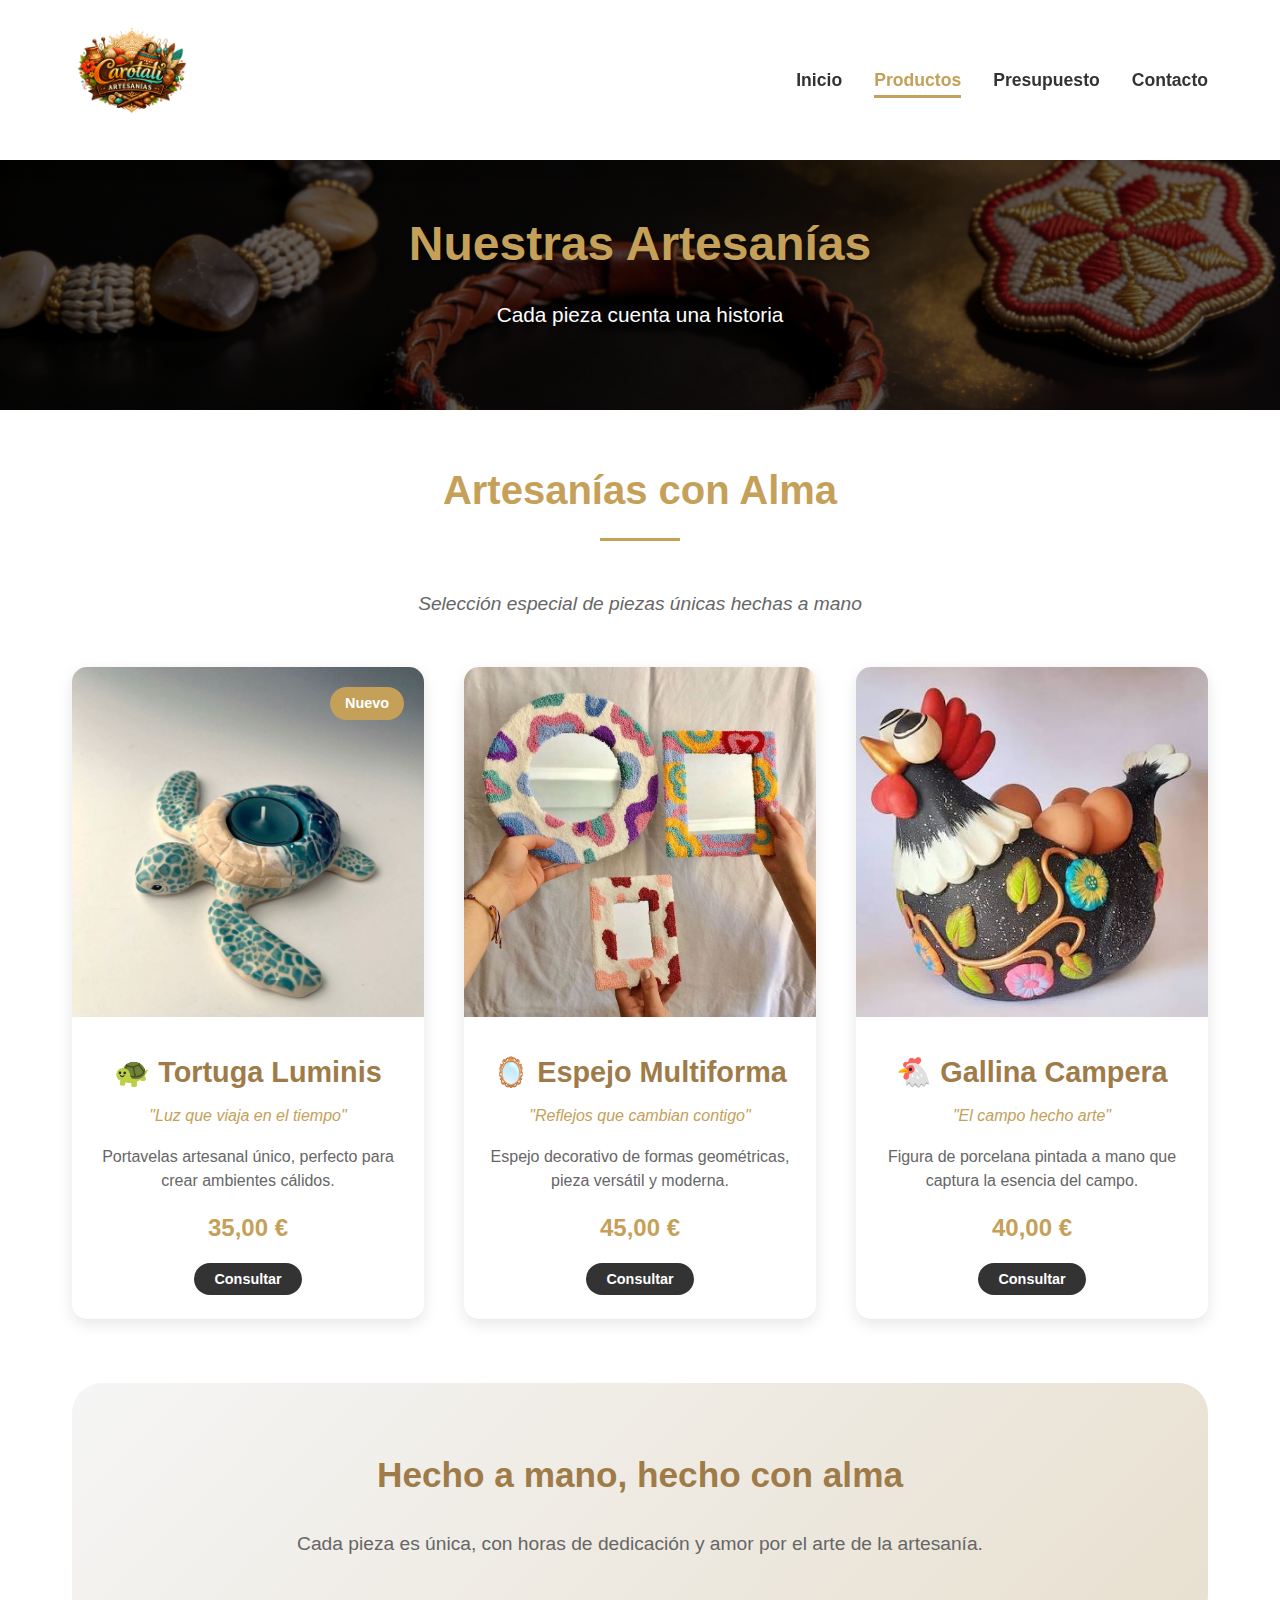
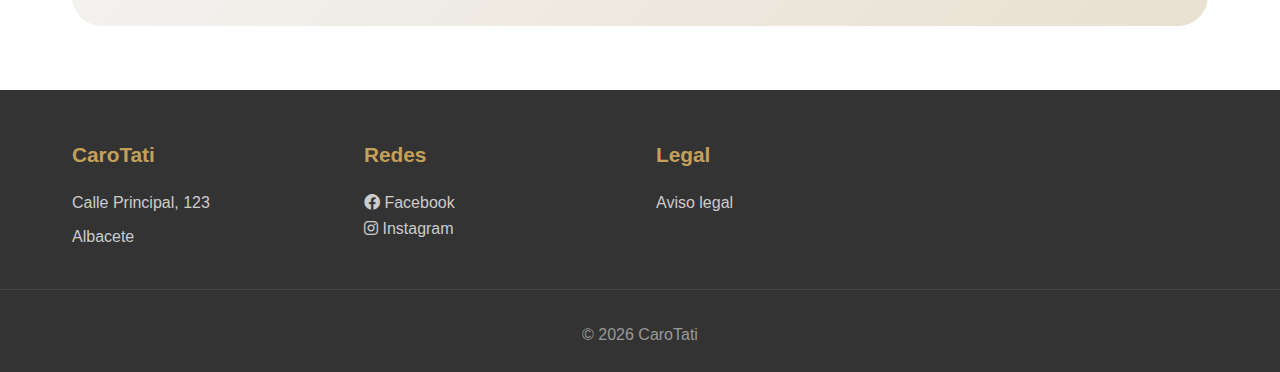
<file: views/products.html>
<!DOCTYPE html>
<html lang="es">
<head>
    <meta charset="UTF-8">
    <meta name="viewport" content="width=device-width, initial-scale=1.0">
    <meta name="description" content="Galería de productos artesanales de CaroTati">
    <title>CaroTati Artesanías - Productos</title>
    <link rel="stylesheet" href="../css/style.css">
    <link rel="stylesheet" href="https://cdnjs.cloudflare.com/ajax/libs/font-awesome/6.0.0/css/all.min.css">
</head>
<body>
    <header>
        <div class="header-container">
            <div class="logo">
                <a href="../index.html">
                    <img src="../images/logo.png" alt="CaroTati">
                </a>
            </div>
            <nav>
                <ul class="nav-menu">
                    <li><a href="../index.html">Inicio</a></li>
                    <li><a href="products.html" class="active">Productos</a></li>
                    <li><a href="presupuesto.html">Presupuesto</a></li>
                    <li><a href="contacto.html">Contacto</a></li>
                </ul>
            </nav>
        </div>
    </header>

    <main>
        <section class="hero-small">
            <div>
                <h1>Nuestras Artesanías</h1>
                <p>Cada pieza cuenta una historia</p>
            </div>
        </section>

        <section class="products-section">
            <h2 class="section-title">Artesanías con Alma</h2>
            <p class="section-subtitle">Selección especial de piezas únicas hechas a mano</p>
            
            <div class="products-grid">
                <!-- PRODUCTO 1 Tortuga -->
                <div class="product-card" onclick="showDetails(1)">
                    <span class="product-badge">Nuevo</span>
                    <img src="../images/producto1.jpg.jpeg" alt="Tortuga Luminis" class="product-image">
                    <div class="product-info">
                        <h3>🐢 Tortuga Luminis</h3>
                        <p class="product-tagline">"Luz que viaja en el tiempo"</p>
                        <p class="product-description">Portavelas artesanal único, perfecto para crear ambientes cálidos.</p>
                        <p class="product-price">35,00 €</p>
                        <button class="btn btn-small" onclick="event.stopPropagation(); goToBudget(1)">Consultar</button>
                    </div>
                </div>

                <!-- PRODUCTO 2 Espejo-->
                <div class="product-card" onclick="showDetails(2)">
                    <img src="../images/producto2.jpg.jpeg" alt="Espejo Multiforma" class="product-image">
                    <div class="product-info">
                        <h3>🪞 Espejo Multiforma</h3>
                        <p class="product-tagline">"Reflejos que cambian contigo"</p>
                        <p class="product-description">Espejo decorativo de formas geométricas, pieza versátil y moderna.</p>
                        <p class="product-price">45,00 €</p>
                        <button class="btn btn-small" onclick="event.stopPropagation(); goToBudget(2)">Consultar</button>
                    </div>
                </div>

                <!-- PRODUCTO 3 Gallina-->
                <div class="product-card" onclick="showDetails(3)">
                    <img src="../images/producto3.jpg.jpeg" alt="Gallina Campera" class="product-image">
                    <div class="product-info">
                        <h3>🐔 Gallina Campera</h3>
                        <p class="product-tagline">"El campo hecho arte"</p>
                        <p class="product-description">Figura de porcelana pintada a mano que captura la esencia del campo.</p>
                        <p class="product-price">40,00 €</p>
                        <button class="btn btn-small" onclick="event.stopPropagation(); goToBudget(3)">Consultar</button>
                    </div>
                </div>
            </div>

            <div class="philosophy-section">
                <h2>Hecho a mano, hecho con alma</h2>
                <p>Cada pieza es única, con horas de dedicación y amor por el arte de la artesanía.</p>
            </div>
        </section>
    </main>

    <footer>
        <div class="footer-container">
            <div class="footer-section">
                <h3>CaroTati</h3>
                <p>Calle Principal, 123</p>
                <p>Albacete</p>
            </div>
            <div class="footer-section">
                <h3>Redes</h3>
                <a href="https://www.facebook.com/profile.php?id=61556319550310" target="_blank"><i class="fab fa-facebook"></i> Facebook</a><br>
                <a href="https://www.instagram.com/joyd_walker/" target="_blank"><i class="fab fa-instagram"></i> Instagram</a>
            </div>
            <div class="footer-section">
                <h3>Legal</h3>
                <ul class="footer-links">
                    <li><a href="contacto.html">Aviso legal</a></li>
                </ul>
            </div>
        </div>
        <div class="copyright">
            <p>&copy; 2026 CaroTati</p>
        </div>
    </footer>

    <script>
        const products = {
            1: { name: "Tortuga Luminis", desc: "Portavelas artesanal único" },
            2: { name: "Espejo Multiforma", desc: "Espejo decorativo geométrico" },
            3: { name: "Gallina Campera", desc: "Figura de porcelana" }
        };

        function showDetails(id) {
            alert(`📦 ${products[id].name}\n\n${products[id].desc}\n\nMás información en contacto@carotati.com`);
        }
        
        function goToBudget(id) {
            window.location.href = `presupuesto.html?producto=${id}`;
        }
    </script>
</body>
</html>
</file>
<file: css/style.css>
/* ============================================
   CAROTATI ARTESANÍAS - ESTILOS PRINCIPALES
   Autor: ANGEL DANIEL WALKER
   Fecha: Febrero 2026
   ============================================ */

/* ===== 1. VARIABLES Y RESET ===== */
:root {
    --dorado: #C5A059;
    --dorado-oscuro: #9E7B48;
    --gris-claro: #F5F5F5;
    --gris-oscuro: #333333;
    --blanco: #FFFFFF;
    --gris-texto: #666666;
    --sombra-suave: 0 5px 15px rgba(0,0,0,0.1);
    --sombra-fuerte: 0 8px 20px rgba(0,0,0,0.15);
}

* {
    margin: 0;
    padding: 0;
    box-sizing: border-box;
}

body {
    font-family: 'Segoe UI', Tahoma, Geneva, Verdana, sans-serif;
    color: var(--gris-oscuro);
    line-height: 1.6;
}

/* ===== 2. HEADER Y MENÚ DE NAVEGACIÓN ===== */
header {
    background-color: var(--blanco);
    box-shadow: var(--sombra-suave);
    position: sticky;
    top: 0;
    z-index: 1000;
    padding: 1rem 0;
}

.header-container {
    max-width: 1200px; 
    margin: 0 auto;
    padding: 0 2rem;
    display: flex;
    justify-content: space-between;
    align-items: center;
    min-height: 100px;
}

.logo a {
    text-decoration: none;
}

.logo img {
    height: 120px;
    width: auto;
    transition: transform 0.3s;
}

.logo img:hover {
    transform: scale(1.);
}

.nav-menu {
    display: flex;
    list-style: none;
    gap: 2rem;
}

.nav-menu a {
    text-decoration: none;
    color: var(--gris-oscuro);
    font-weight: 600;
    font-size: 1.1rem;
    padding: 0.5rem 0;
    transition: color 0.3s;
    position: relative;
}

/* Efecto de línea inferior */
.nav-menu a::after {
    content: '';
    position: absolute;
    bottom: 0;
    left: 0;
    width: 0;
    height: 3px;
    background: var(--dorado);
    transition: width 0.3s;
}

.nav-menu a:hover::after,
.nav-menu a.active::after {
    width: 100%;
}

.nav-menu a:hover,
.nav-menu a.active {
    color: var(--dorado);
}

/* ===== 3. HERO SECTIONS ===== */
.hero {
    min-height: 80vh;                 
    height: auto;                      /* Permite que crezca si es necesario */
    min-height: 100vh;
    background: linear-gradient(rgba(0,0,0,0.5), rgba(0,0,0,0.5)), url('../images/hero-bg.jpg');
    background-size: cover;
    background-position: center;
    display: flex;
    align-items: center;
    justify-content: center;
    text-align: center;
    color: var(--blanco);
    padding: 5rem 0;
}

.hero-small {
    height: 250px;
    background: linear-gradient(rgba(0,0,0,0.6), rgba(0,0,0,0.6)), url('../images/hero-bg.jpg');
    background-size: cover;
    background-position: center;
    display: flex;
    align-items: center;
    justify-content: center;
    text-align: center;
    color: var(--blanco);
}

.hero-content {
    max-width: 800px;
    padding: 2rem;                      /* Aumenta el padding interno */
    width: 100%;
}

.hero-content h2 {
    font-size: 3.5rem;                  /* Reduce ligeramente el tamaño */
    color: var(--dorado);
    margin-bottom: 1.5rem;
    text-shadow: 2px 2px 4px rgba(0,0,0,0.3);
    line-height: 1.2;                    /* Controla la altura de línea */
    word-wrap: break-word;     
}

.hero-small h1 {
    font-size: 3rem;
    color: var(--dorado);
    margin-bottom: 1rem;
    text-shadow: 2px 2px 4px rgba(0,0,0,0.3);
}

.hero-content p,
.hero-small p {
    font-size: 1.3rem;
    margin-bottom: 2rem;
}

/* ===== 4. BOTONES ===== */
.btn {
    display: inline-block;
    background: var(--dorado);
    color: var(--blanco);
    padding: 12px 30px;
    text-decoration: none;
    border-radius: 50px;
    font-weight: 600;
    transition: all 0.3s;
    border: none;
    cursor: pointer;
}

.btn:hover {
    background: var(--dorado-oscuro);
    transform: translateY(-3px);
    box-shadow: var(--sombra-fuerte);
}

.btn-small {
    padding: 8px 20px;
    font-size: 0.9rem;
    background: var(--gris-oscuro);
}

.btn-small:hover {
    background: var(--gris-texto);
}

/* ===== 5. CONTENEDORES Y SECCIONES COMUNES ===== */
.container {
    max-width: 1200px;
    margin: 0 auto;
    padding: 2rem;
}

.section-title {
    text-align: center;
    color: var(--dorado);
    font-size: 2.5rem;
    margin-bottom: 3rem;
    position: relative;
}

.section-title::after {
    content: '';
    display: block;
    width: 80px;
    height: 3px;
    background: var(--dorado);
    margin: 1rem auto 0;
}

.section-subtitle {
    text-align: center;
    color: var(--gris-texto);
    font-size: 1.2rem;
    margin-bottom: 3rem;
    font-style: italic;
}

/* ===== 6. PÁGINA INICIO - SECCIÓN ABOUT ===== */
.about {
    padding: 5rem 0;
}

.about-content {
    display: grid;
    grid-template-columns: 1fr 1fr;
    gap: 4rem;
    align-items: center;
}

.about-text p {
    margin-bottom: 1.5rem;
    color: var(--gris-texto);
    font-size: 1.1rem;
}

.about-image img {
    width: 100%;
    border-radius: 10px;
    box-shadow: var(--sombra-fuerte);
    transition: transform 0.3s;
}

.about-image img:hover {
    transform: scale(1.02);
}

/* ===== 7. PÁGINA INICIO - SECCIÓN SERVICIOS ===== */
.services {
    background: var(--gris-claro);
    padding: 5rem 0;
}

.services-grid {
    display: grid;
    grid-template-columns: repeat(3, 1fr);
    gap: 2rem;
}

.service-card {
    background: var(--blanco);
    padding: 2.5rem 2rem;
    border-radius: 10px;
    text-align: center;
    box-shadow: var(--sombra-suave);
    transition: all 0.3s;
}

.service-card:hover {
    transform: translateY(-10px);
    box-shadow: var(--sombra-fuerte);
}

.service-icon {
    font-size: 3rem;
    margin-bottom: 1rem;
}

.service-card h3 {
    color: var(--dorado-oscuro);
    margin-bottom: 1rem;
}

/* ===== 8. PÁGINA DE PRODUCTOS (GALERÍA) ===== */
.products-section {
    max-width: 1200px;
    margin: 3rem auto;
    padding: 0 2rem;
}

.products-grid {
    display: grid;
    grid-template-columns: repeat(3, 1fr);
    gap: 2.5rem;
    margin: 3rem 0;
}

.product-card {
    background: var(--blanco);
    border-radius: 15px;
    overflow: hidden;
    box-shadow: var(--sombra-suave);
    transition: all 0.3s;
    position: relative;
    cursor: pointer;
}

.product-card:hover {
    transform: translateY(-10px);
    box-shadow: var(--sombra-fuerte);
}

.product-badge {
    position: absolute;
    top: 20px;
    right: 20px;
    background: var(--dorado);
    color: var(--blanco);
    padding: 5px 15px;
    border-radius: 25px;
    font-size: 0.9rem;
    font-weight: bold;
    z-index: 10;
}

.product-image {
    width: 100%;
    height: 350px;
    object-fit: cover;
    transition: transform 0.5s;
}

.product-card:hover .product-image {
    transform: scale(1.05);
}

.product-info {
    padding: 1.5rem;
    text-align: center;
}

.product-info h3 {
    font-size: 1.8rem;
    color: var(--dorado-oscuro);
    margin-bottom: 0.5rem;
}

.product-tagline {
    color: var(--dorado);
    font-style: italic;
    margin-bottom: 1rem;
}

.product-description {
    color: var(--gris-texto);
    margin-bottom: 1rem;
    line-height: 1.5;
}

.product-price {
    font-size: 1.5rem;
    color: var(--gris-oscuro);
    font-weight: bold;
    margin: 1rem 0;
}

.philosophy-section {
    margin-top: 4rem;
    padding: 4rem;
    background: linear-gradient(135deg, var(--gris-claro), #E8E0D0);
    border-radius: 30px;
    text-align: center;
}

.philosophy-section h2 {
    color: var(--dorado-oscuro);
    margin-bottom: 1.5rem;
    font-size: 2.2rem;
}

.philosophy-section p {
    max-width: 800px;
    margin: 0 auto;
    color: var(--gris-texto);
    font-size: 1.2rem;
    line-height: 1.8;
}

/* ===== 9. FORMULARIOS (PRESUPUESTO Y CONTACTO) ===== */
.budget-section,
.contact-section {
    max-width: 900px;
    margin: 3rem auto;
    padding: 0 2rem;
}

.budget-form,
.contact-form {
    background: var(--gris-claro);
    padding: 3rem;
    border-radius: 20px;
    box-shadow: var(--sombra-fuerte);
}

.form-group {
    margin-bottom: 1.8rem;
}

.form-group label {
    display: block;
    margin-bottom: 0.5rem;
    font-weight: 600;
    color: var(--gris-oscuro);
}

.required {
    color: #dc3545;
    margin-left: 0.25rem;
}

.form-group input,
.form-group textarea {
    width: 100%;
    padding: 12px 15px;
    border: 2px solid #ddd;
    border-radius: 8px;
    font-size: 1rem;
    transition: all 0.3s;
    font-family: inherit;
}

.form-group input:focus,
.form-group textarea:focus {
    outline: none;
    border-color: var(--dorado);
    box-shadow: 0 0 0 3px rgba(197, 160, 89, 0.2);
}

.form-group input:invalid,
.form-group textarea:invalid {
    border-color: #dc3545;
}

.form-group input:valid,
.form-group textarea:valid {
    border-color: #28a745;
}

.validation-message {
    font-size: 0.85rem;
    color: var(--gris-texto);
    margin-top: 0.3rem;
}

.required-note {
    text-align: right;
    font-size: 0.9rem;
    color: var(--gris-texto);
    margin-bottom: 1.5rem;
}

.required-note span {
    color: #dc3545;
    font-weight: bold;
}

/* Productos en formulario */
.products-group {
    margin: 2rem 0;
    padding: 1.5rem;
    background: var(--blanco);
    border-radius: 10px;
    border: 2px solid #ddd;
}

.products-group h3 {
    margin-bottom: 1.2rem;
    color: var(--gris-oscuro);
}

.product-checkbox {
    display: flex;
    align-items: center;
    margin-bottom: 1rem;
    padding: 0.8rem;
    border-radius: 8px;
    transition: background 0.3s;
}

.product-checkbox:hover {
    background: #f0f0f0;
}

.product-checkbox input[type="checkbox"] {
    width: 20px;
    height: 20px;
    margin-right: 1rem;
    cursor: pointer;
}

.product-checkbox label {
    display: flex;
    align-items: center;
    gap: 1rem;
    cursor: pointer;
    font-weight: normal;
    flex: 1;
}

.product-emoji {
    font-size: 1.8rem;
}

.product-price {
    color: var(--dorado);
    font-weight: bold;
    margin-left: auto;
}

/* Privacidad */
.privacy-group {
    margin: 2rem 0;
    padding: 1.2rem;
    background: var(--blanco);
    border-radius: 10px;
    border: 2px solid #ddd;
}

.privacy-group label {
    display: flex;
    align-items: center;
    gap: 1rem;
    cursor: pointer;
    font-weight: normal;
}

.privacy-group input[type="checkbox"] {
    width: 20px;
    height: 20px;
    cursor: pointer;
}

.privacy-link {
    color: var(--dorado);
    text-decoration: none;
    font-weight: 600;
}

.privacy-link:hover {
    text-decoration: underline;
}

/* ===== 10. PÁGINA DE CONTACTO ===== */
.contact-container {
    display: grid;
    grid-template-columns: 1fr 1fr;
    gap: 3rem;
    margin-top: 2rem;
}

.contact-info {
    background: var(--blanco);
    padding: 2rem;
    border-radius: 15px;
    box-shadow: var(--sombra-suave);
}

.social-links {
    display: flex;
    gap: 1rem;
    margin: 2rem 0;
}

.social-link {
    flex: 1;
    padding: 1rem;
    text-align: center;
    text-decoration: none;
    border-radius: 10px;
    font-weight: 600;
    transition: all 0.3s;
}

.social-link:hover {
    transform: translateY(-3px);
    opacity: 0.9;
}

.social-link.facebook {
    background: #1877f2;
    color: var(--blanco);
}

.social-link.instagram {
    background: linear-gradient(45deg, #f09433, #d62976, #962fbf);
    color: var(--blanco);
}

.map-container {
    margin: 2rem 0;
    border-radius: 15px;
    overflow: hidden;
    box-shadow: var(--sombra-suave);
    transition: transform 0.3s;
}

.map-container:hover {
    transform: scale(1.02);
}

.map-container img {
    width: 100%;
    height: 250px;
    object-fit: cover;
    display: block;
}

.map-caption {
    text-align: center;
    margin-top: 0.5rem;
    color: var(--gris-texto);
    font-size: 0.9rem;
}

.info-item {
    display: flex;
    align-items: center;
    gap: 1rem;
    margin-bottom: 1.5rem;
}

.info-icon {
    font-size: 1.8rem;
    min-width: 50px;
}

.info-text strong {
    color: var(--gris-oscuro);
    display: block;
    margin-bottom: 0.3rem;
}

.info-text a {
    color: var(--dorado);
    text-decoration: none;
}

.info-text a:hover {
    text-decoration: underline;
}

/* ===== 11. FOOTER ===== */
footer {
    background: var(--gris-oscuro);
    color: var(--blanco);
    padding: 3rem 0 1.5rem;
    margin-top: 4rem;
}

.footer-container {
    max-width: 1200px;
    margin: 0 auto;
    padding: 0 2rem;
    display: grid;
    grid-template-columns: repeat(4, 1fr);
    gap: 2rem;
}

.footer-section h3 {
    color: var(--dorado);
    margin-bottom: 1.2rem;
    font-size: 1.3rem;
}

.footer-section p,
.footer-section a {
    color: #ccc;
    margin-bottom: 0.5rem;
    text-decoration: none;
}

.footer-section a:hover {
    color: var(--dorado);
}

.footer-links {
    list-style: none;
}

.footer-links a {
    color: #ccc;
    text-decoration: none;
    transition: color 0.3s;
}

.footer-links a:hover {
    color: var(--dorado);
}

.footer-bizum {
    color: var(--dorado);
    font-weight: bold;
    margin-top: 1rem;
    padding: 0.5rem 1rem;
    border: 1px solid var(--dorado);
    border-radius: 50px;
    display: inline-block;
}

.copyright {
    text-align: center;
    margin-top: 2rem;
    padding-top: 2rem;
    border-top: 1px solid #444;
    color: #999;
}

.copyright a {
    color: var(--dorado);
    text-decoration: none;
}

/* ===== 12. RESPONSIVE ===== */
@media (max-width: 1024px) {
    .services-grid,
    .products-grid {
        grid-template-columns: repeat(2, 1fr);
    }
    
    .footer-container {
        grid-template-columns: repeat(2, 1fr);
    }
}

@media (max-width: 768px) {
    .header-container {
        flex-direction: column;
        gap: 1rem;
    }
    
    .nav-menu {
        gap: 1.5rem;
        flex-wrap: wrap;
        justify-content: center;
    }
    
    .hero-content h2 {
        font-size: 2.5rem;
    }
    
    .hero-small h1 {
        font-size: 2rem;
    }
    
    .about-content,
    .services-grid,
    .products-grid,
    .contact-container,
    .footer-container {
        grid-template-columns: 1fr;
        gap: 2rem;
    }
    
    .budget-form,
    .contact-form {
        padding: 1.5rem;
    }
    
    .logo img {
        height: 60px;
    }
    
    .social-links {
        flex-direction: column;
    }
}

@media (max-width: 480px) {
    .section-title {
        font-size: 2rem;
    }
    
    .nav-menu {
        flex-direction: column;
        align-items: center;
        gap: 0.5rem;
    }
    
    .nav-menu li {
        width: 100%;
        text-align: center;
    }
    
    .nav-menu a {
        display: block;
        padding: 0.8rem;
    }
    
    .hero-content h2 {
        font-size: 2rem;
    }
    
    .product-image {
        height: 250px;
    }
}
</file>
<file: formulario.css>
* {
    margin: 0;
    padding: 0;
    box-sizing: border-box;
}

body {
    font-family: Arial, sans-serif;
    background-color: #f2f2f2;
    padding: 30px;
}

.contenedor {
    background-color: #ffffff;
    max-width: 600px;
    margin: 0 auto;
    padding: 30px;
    border-radius: 8px;
    box-shadow: 0 2px 8px rgba(0, 0, 0, 0.15);
}

h1 {
    margin-bottom: 8px;
    color: #333333;
}

p {
    color: #666666;
    margin-bottom: 25px;
    font-size: 0.95rem;
}

/* cada campo del formulario */
.campo {
    margin-bottom: 18px;
}

.campo label {
    display: block;
    margin-bottom: 5px;
    font-weight: bold;
    color: #333333;
    font-size: 0.95rem;
}

.campo input,
.campo textarea {
    width: 100%;
    padding: 10px 12px;
    border: 2px solid #cccccc;
    border-radius: 5px;
    font-size: 1rem;
    font-family: Arial, sans-serif;
}

textarea {
    resize: vertical;
}

/* campo vacío o con error */
.campo input:invalid,
.campo textarea:invalid {
    border-color: #e74c3c;
}

/* campo con dato válido */
.campo input:valid,
.campo textarea:valid {
    border-color: #2ecc71;
}

/* mientras no se ha tocado el campo no mostramos error */
.campo input:not(:focus):placeholder-shown,
.campo textarea:not(:focus):placeholder-shown {
    border-color: #cccccc;
}

/* focus */
.campo input:focus,
.campo textarea:focus {
    outline: none;
    border-color: #3498db;
}

/* checkbox de privacidad */
.campo-checkbox {
    display: flex;
    align-items: flex-start;
    gap: 10px;
    margin-bottom: 25px;
    margin-top: 5px;
}

.campo-checkbox input[type="checkbox"] {
    width: 18px;
    height: 18px;
    margin-top: 2px;
    cursor: pointer;
    flex-shrink: 0;
}

.campo-checkbox label {
    font-size: 0.9rem;
    color: #444444;
    cursor: pointer;
    line-height: 1.4;
}

.campo-checkbox label a {
    color: #3498db;
    text-decoration: none;
}

.campo-checkbox label a:hover {
    text-decoration: underline;
}

/* botón enviar */
button[type="submit"] {
    background-color: #3498db;
    color: #ffffff;
    border: none;
    padding: 12px 30px;
    font-size: 1rem;
    border-radius: 5px;
    cursor: pointer;
    width: 100%;
}

button[type="submit"]:hover {
    background-color: #2980b9;
}
</file>
